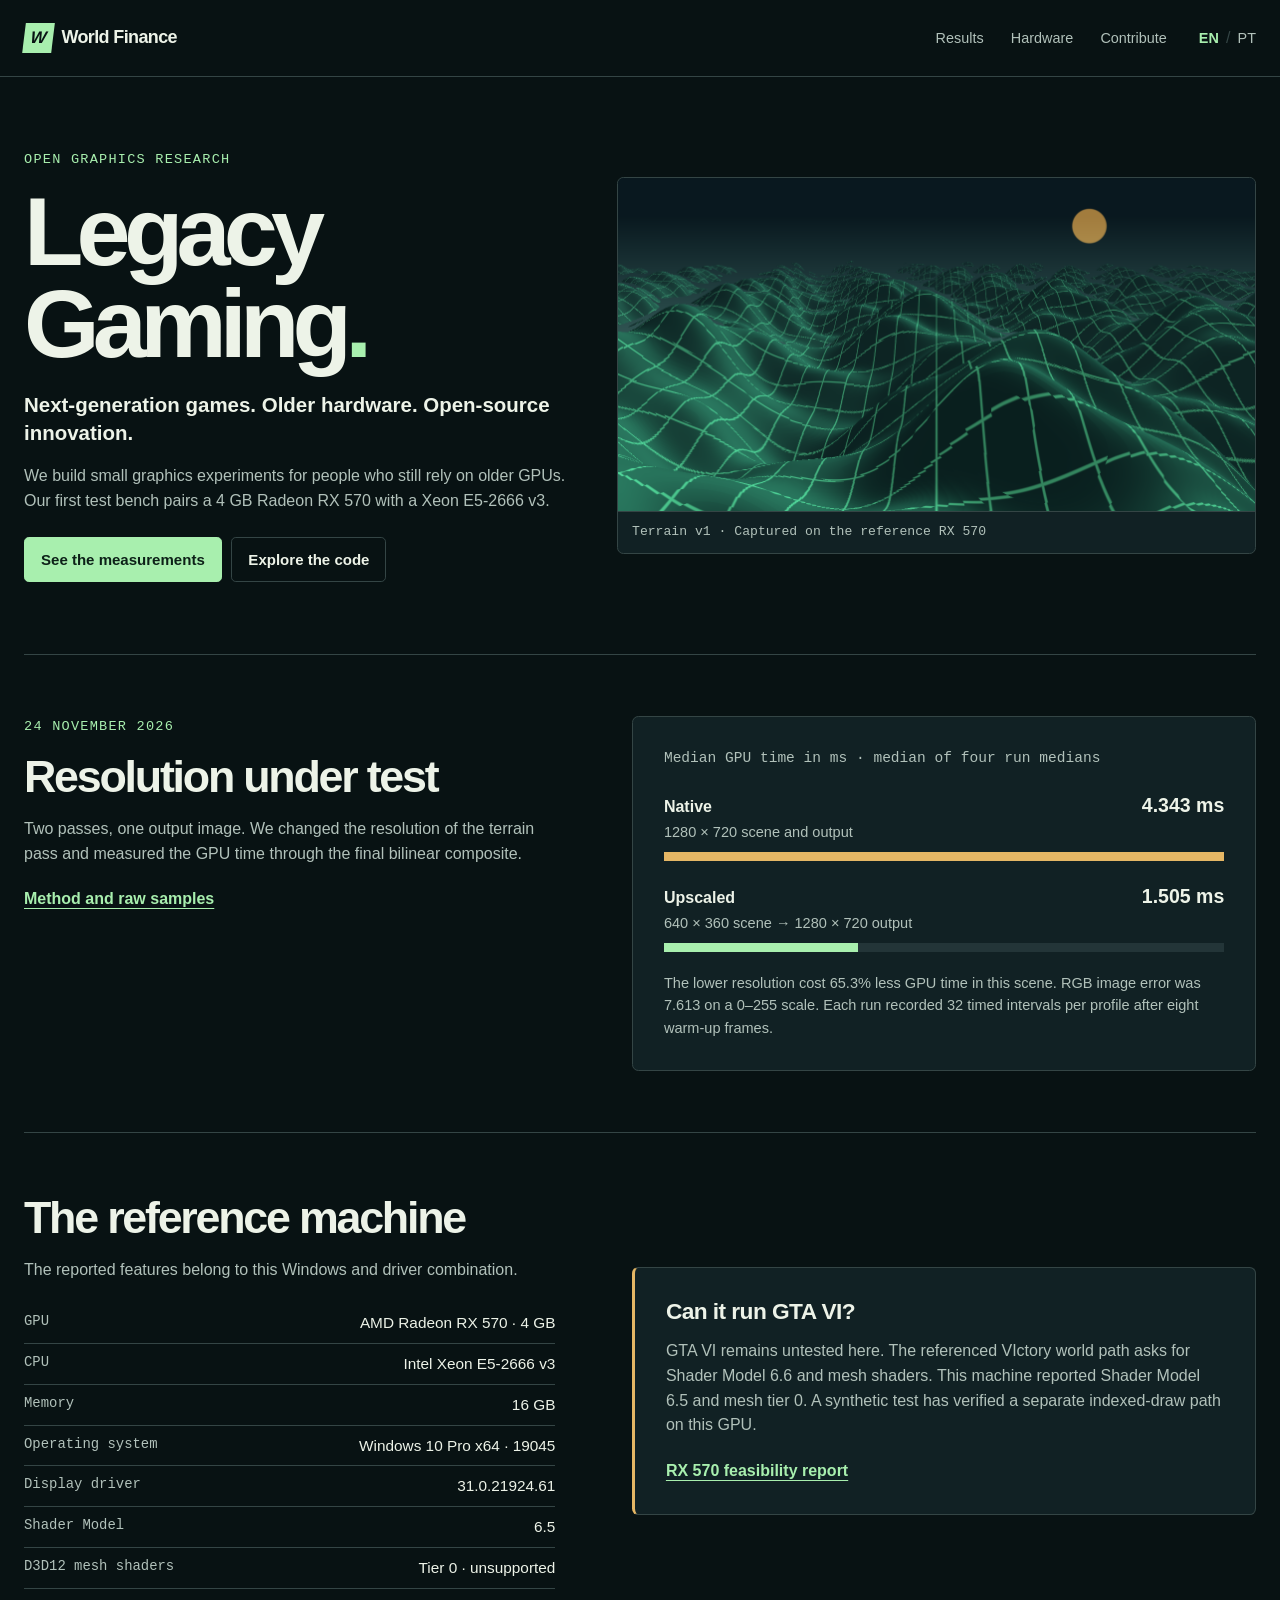
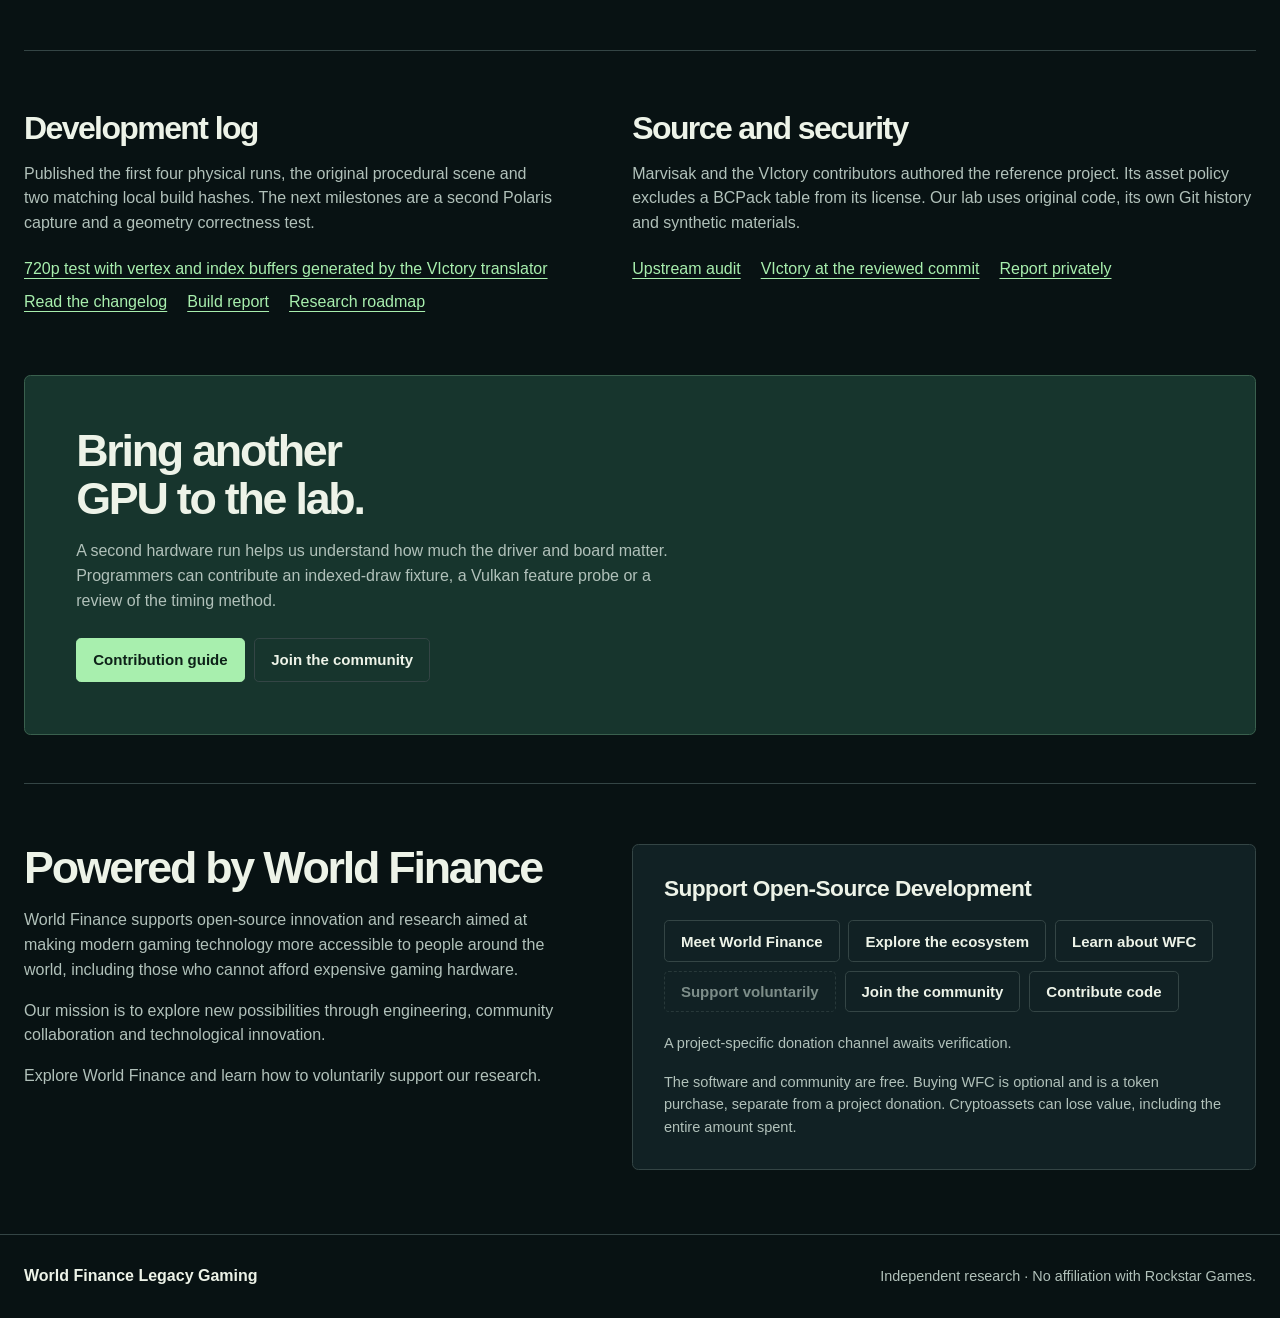
<file: docs/index.html>
<!doctype html>
<html lang="en">
  <head>
    <meta charset="utf-8"><meta name="viewport" content="width=device-width, initial-scale=1">
    <meta name="color-scheme" content="dark"><meta name="theme-color" content="#081213">
    <title>World Finance Legacy Gaming · Graphics research lab</title>
    <meta name="description" content="Next-generation games. Older hardware. Open-source innovation."><link rel="stylesheet" href="style.css">
    <link rel="alternate" hreflang="en" href="index.html"><link rel="alternate" hreflang="pt-BR" href="pt.html">
    <script src="support.js" defer></script>
  </head>
  <body>
    <a class="skip" href="#main">Skip to content</a>
    <header>
      <div class="wrap mast">
        <a class="brand" href="index.html" aria-label="World Finance Legacy Gaming"><i aria-hidden="true">W</i> World Finance</a>
        <nav aria-label="Navigation">
          <a href="#results">Results</a>
          <a href="#hardware">Hardware</a>
          <a href="#contribute">Contribute</a>
        </nav>
        <div class="langs" aria-label="Language">
          <a href="index.html" lang="en" aria-current="page">EN</a><span>/</span>
          <a href="pt.html" lang="pt-BR" >PT</a>
        </div>
      </div></header>
    <main id="main" class="wrap">
      <section class="hero">
        <div class="intro">
          <p class="eyebrow">Open graphics research</p>
          <h1>Legacy Gaming<em>.</em></h1>
          <p class="lead">Next-generation games. Older hardware. Open-source innovation.</p>
          <p>We build small graphics experiments for people who still rely on older GPUs. Our first test bench pairs a 4 GB Radeon RX 570 with a Xeon E5-2666 v3.</p>
          <div class="actions">
            <a href="#results" class="button primary">See the measurements</a>
            <a href="https://github.com/luizendIA/worldfinance-legacy-gaming" class="button">Explore the code</a>
          </div>
        </div>
        <figure>
          <img src="terrain.png" alt="Green wireframe terrain and an amber sun generated by the RX 570 during the native-resolution test." width="1280" height="720">
          <figcaption>Terrain v1 · Captured on the reference RX 570</figcaption>
        </figure>
      </section>
      <section id="results" class="split">
        <div>
          <p class="eyebrow"><time datetime="2026-11-24">24 November 2026</time></p>
          <h2>Resolution under test</h2>
          <p>Two passes, one output image. We changed the resolution of the terrain pass and measured the GPU time through the final bilinear composite.</p>
          <a href="https://github.com/luizendIA/worldfinance-legacy-gaming/tree/main/benchmarks" class="rulelink">Method and raw samples</a>
        </div>
        <div class="chart">
          <h3>Median GPU time in ms · median of four run medians</h3>
          <div class="barrow">
            <div><strong>Native</strong><b>4.343 ms</b>
            </div>
            <small>1280 × 720 scene and output</small>
            <div class="track"><i class="native"></i>
            </div>
          </div>
          <div class="barrow">
            <div><strong>Upscaled</strong><b>1.505 ms</b>
            </div>
            <small>640 × 360 scene → 1280 × 720 output</small>
            <div class="track"><i class="scaled"></i>
            </div>
          </div>
          <p>The lower resolution cost 65.3% less GPU time in this scene. RGB image error was 7.613 on a 0–255 scale. Each run recorded 32 timed intervals per profile after eight warm-up frames.</p>
        </div>
      </section>
      <section id="hardware" class="split">
        <div>
          <h2>The reference machine</h2>
          <p>The reported features belong to this Windows and driver combination.</p>
          <dl>
            <div>
              <dt>GPU</dt>
              <dd>AMD Radeon RX 570 · 4 GB</dd>
            </div>
            <div>
              <dt>CPU</dt>
              <dd>Intel Xeon E5-2666 v3</dd>
            </div>
            <div>
              <dt>Memory</dt>
              <dd>16 GB</dd>
            </div>
            <div>
              <dt>Operating system</dt>
              <dd>Windows 10 Pro x64 · 19045</dd>
            </div>
            <div>
              <dt>Display driver</dt>
              <dd>31.0.21924.61</dd>
            </div>
            <div>
              <dt>Shader Model</dt>
              <dd>6.5</dd>
            </div>
            <div>
              <dt>D3D12 mesh shaders</dt>
              <dd>Tier 0 · unsupported</dd>
            </div>
          </dl>
        </div>
        <div class="note">
          <h3>Can it run GTA VI?</h3>
          <p>GTA VI remains untested here. The referenced VIctory world path asks for Shader Model 6.6 and mesh shaders. This machine reported Shader Model 6.5 and mesh tier 0. A synthetic test has verified a separate indexed-draw path on this GPU.</p>
          <a href="https://github.com/luizendIA/worldfinance-legacy-gaming/blob/main/reports/rx570.md" class="rulelink">RX 570 feasibility report</a>
        </div>
      </section>
      <section class="split research">
        <article>
          <h2>Development log</h2>
          <p>Published the first four physical runs, the original procedural scene and two matching local build hashes. The next milestones are a second Polaris capture and a geometry correctness test.</p>
          <div class="resources">
            <a href="https://luizendia.github.io/wordfinance-wfc-research/#research">720p test with vertex and index buffers generated by the VIctory translator</a>
            <a href="https://github.com/luizendIA/worldfinance-legacy-gaming/blob/main/CHANGELOG.md">Read the changelog</a>
            <a href="https://github.com/luizendIA/worldfinance-legacy-gaming/blob/main/reports/build.md">Build report</a>
            <a href="https://github.com/luizendIA/worldfinance-legacy-gaming/blob/main/ROADMAP.md">Research roadmap</a>
          </div>
        </article>
        <article>
          <h2>Source and security</h2>
          <p>Marvisak and the VIctory contributors authored the reference project. Its asset policy excludes a BCPack table from its license. Our lab uses original code, its own Git history and synthetic materials.</p>
          <div class="resources">
            <a href="https://github.com/luizendIA/worldfinance-legacy-gaming/blob/main/reports/upstream-review.md">Upstream audit</a>
            <a href="https://github.com/Marvisak/VIctory/tree/ffe310eb2098e52169f4c44db5ffdabf43a72622">VIctory at the reviewed commit</a>
            <a href="https://github.com/luizendIA/worldfinance-legacy-gaming/security/advisories/new">Report privately</a>
          </div>
        </article>
      </section>
      <section id="contribute" class="join">
        <div>
          <h2>Bring another GPU to the lab.</h2>
          <p>A second hardware run helps us understand how much the driver and board matter. Programmers can contribute an indexed-draw fixture, a Vulkan feature probe or a review of the timing method.</p>
        </div>
        <div class="actions">
          <a href="https://github.com/luizendIA/worldfinance-legacy-gaming/blob/main/CONTRIBUTING.md" class="button primary">Contribution guide</a>
          <a href="https://github.com/luizendIA/worldfinance-legacy-gaming/discussions" class="button">Join the community</a>
        </div>
      </section>
      <section id="support" class="split">
        <div>
          <h2>Powered by World Finance</h2>
          <p>World Finance supports open-source innovation and research aimed at making modern gaming technology more accessible to people around the world, including those who cannot afford expensive gaming hardware.</p>
          <p>Our mission is to explore new possibilities through engineering, community collaboration and technological innovation.</p>
          <p>Explore World Finance and learn how to voluntarily support our research.</p>
        </div>
        <div class="support">
          <h3>Support Open-Source Development</h3>
          <div class="supportlinks">
            <a href="https://wordfinance.org/about.html" class="button">Meet World Finance</a>
            <a href="https://wordfinance.org/" class="button">Explore the ecosystem</a>
            <a href="https://wordfinance.org/wfc.html" class="button">Learn about WFC</a>
            <button id="donate" class="button" disabled>Support voluntarily</button>
            <a href="https://github.com/luizendIA/worldfinance-legacy-gaming/discussions" class="button">Join the community</a>
            <a href="https://github.com/luizendIA/worldfinance-legacy-gaming/blob/main/CONTRIBUTING.md" class="button">Contribute code</a>
          </div>
          <p id="pending">A project-specific donation channel awaits verification.</p>
          <p>The software and community are free. Buying WFC is optional and is a token purchase, separate from a project donation. Cryptoassets can lose value, including the entire amount spent.</p>
        </div>
      </section>
    </main>
    <footer>
      <div class="wrap"><strong>World Finance Legacy Gaming</strong><span>Independent research · No affiliation with Rockstar Games.</span>
      </div>
    </footer></body></html>
</file>
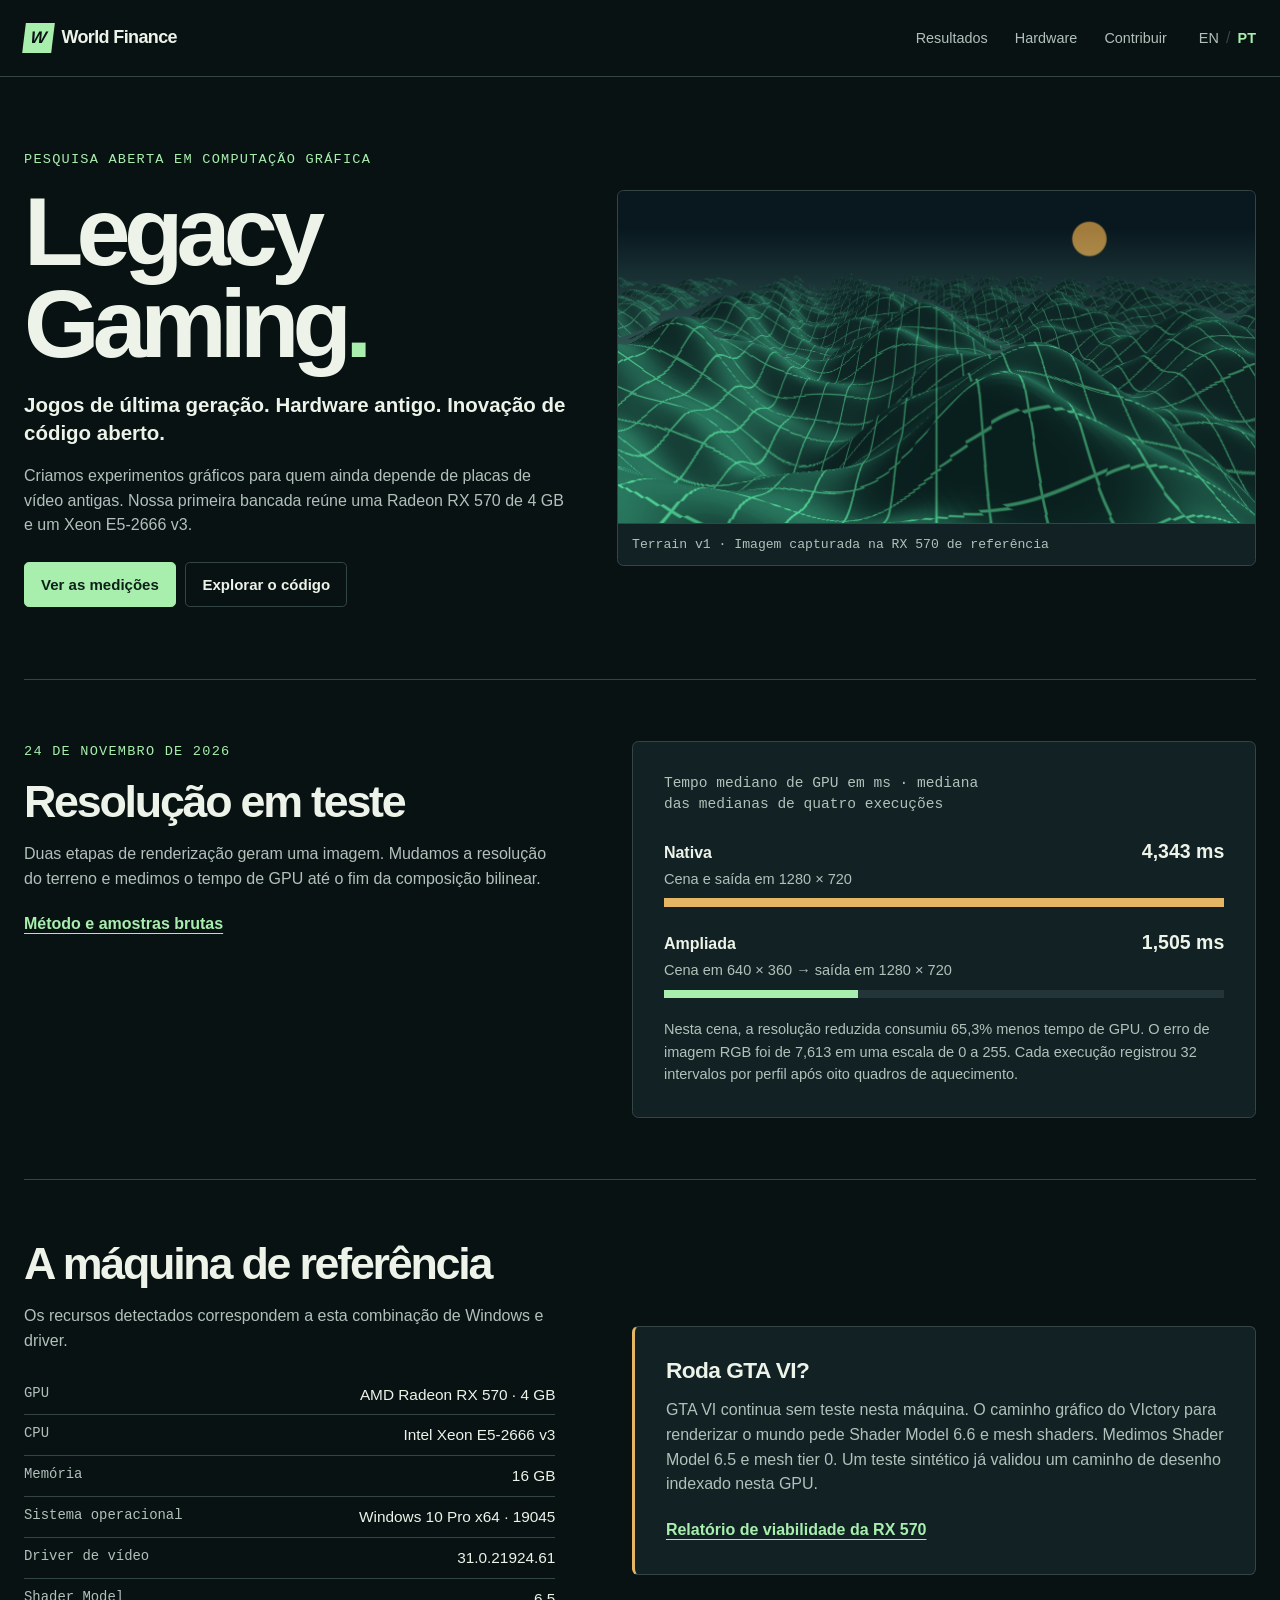
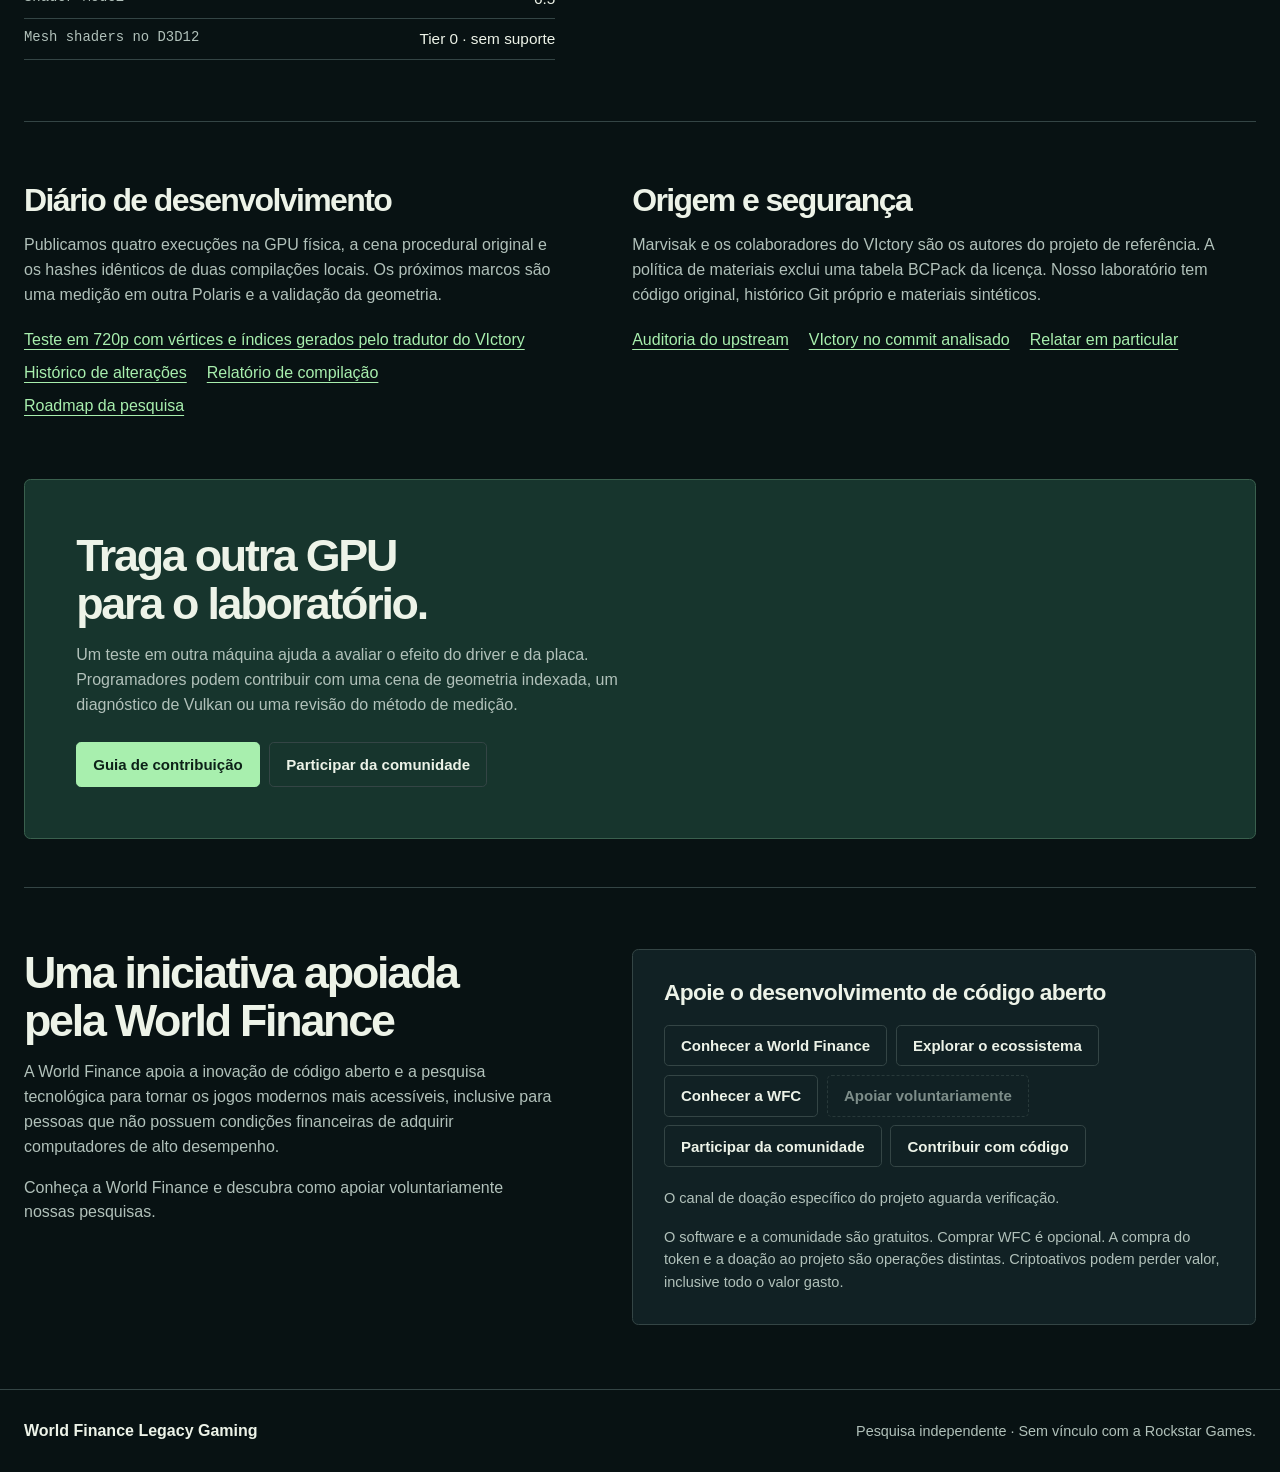
<file: docs/pt.html>
<!doctype html>
<html lang="pt-BR">
  <head>
    <meta charset="utf-8"><meta name="viewport" content="width=device-width, initial-scale=1">
    <meta name="color-scheme" content="dark"><meta name="theme-color" content="#081213">
    <title>World Finance Legacy Gaming · Laboratório de gráficos</title>
    <meta name="description" content="Jogos de última geração. Hardware antigo. Inovação de código aberto."><link rel="stylesheet" href="style.css">
    <link rel="alternate" hreflang="en" href="index.html"><link rel="alternate" hreflang="pt-BR" href="pt.html">
    <script src="support.js" defer></script>
  </head>
  <body>
    <a class="skip" href="#main">Pular para o conteúdo</a>
    <header>
      <div class="wrap mast">
        <a class="brand" href="pt.html" aria-label="World Finance Legacy Gaming"><i aria-hidden="true">W</i> World Finance</a>
        <nav aria-label="Navegação">
          <a href="#results">Resultados</a>
          <a href="#hardware">Hardware</a>
          <a href="#contribute">Contribuir</a>
        </nav>
        <div class="langs" aria-label="Idioma">
          <a href="index.html" lang="en" >EN</a><span>/</span>
          <a href="pt.html" lang="pt-BR" aria-current="page">PT</a>
        </div>
      </div></header>
    <main id="main" class="wrap">
      <section class="hero">
        <div class="intro">
          <p class="eyebrow">Pesquisa aberta em computação gráfica</p>
          <h1>Legacy Gaming<em>.</em></h1>
          <p class="lead">Jogos de última geração. Hardware antigo. Inovação de código aberto.</p>
          <p>Criamos experimentos gráficos para quem ainda depende de placas de vídeo antigas. Nossa primeira bancada reúne uma Radeon RX 570 de 4 GB e um Xeon E5-2666 v3.</p>
          <div class="actions">
            <a href="#results" class="button primary">Ver as medições</a>
            <a href="https://github.com/luizendIA/worldfinance-legacy-gaming" class="button">Explorar o código</a>
          </div>
        </div>
        <figure>
          <img src="terrain.png" alt="Terreno verde quadriculado e sol âmbar gerados pela RX 570 durante o teste em resolução nativa." width="1280" height="720">
          <figcaption>Terrain v1 · Imagem capturada na RX 570 de referência</figcaption>
        </figure>
      </section>
      <section id="results" class="split">
        <div>
          <p class="eyebrow"><time datetime="2026-11-24">24 de novembro de 2026</time></p>
          <h2>Resolução em teste</h2>
          <p>Duas etapas de renderização geram uma imagem. Mudamos a resolução do terreno e medimos o tempo de GPU até o fim da composição bilinear.</p>
          <a href="https://github.com/luizendIA/worldfinance-legacy-gaming/tree/main/benchmarks" class="rulelink">Método e amostras brutas</a>
        </div>
        <div class="chart">
          <h3>Tempo mediano de GPU em ms · mediana das medianas de quatro execuções</h3>
          <div class="barrow">
            <div><strong>Nativa</strong><b>4,343 ms</b>
            </div>
            <small>Cena e saída em 1280 × 720</small>
            <div class="track"><i class="native"></i>
            </div>
          </div>
          <div class="barrow">
            <div><strong>Ampliada</strong><b>1,505 ms</b>
            </div>
            <small>Cena em 640 × 360 → saída em 1280 × 720</small>
            <div class="track"><i class="scaled"></i>
            </div>
          </div>
          <p>Nesta cena, a resolução reduzida consumiu 65,3% menos tempo de GPU. O erro de imagem RGB foi de 7,613 em uma escala de 0 a 255. Cada execução registrou 32 intervalos por perfil após oito quadros de aquecimento.</p>
        </div>
      </section>
      <section id="hardware" class="split">
        <div>
          <h2>A máquina de referência</h2>
          <p>Os recursos detectados correspondem a esta combinação de Windows e driver.</p>
          <dl>
            <div>
              <dt>GPU</dt>
              <dd>AMD Radeon RX 570 · 4 GB</dd>
            </div>
            <div>
              <dt>CPU</dt>
              <dd>Intel Xeon E5-2666 v3</dd>
            </div>
            <div>
              <dt>Memória</dt>
              <dd>16 GB</dd>
            </div>
            <div>
              <dt>Sistema operacional</dt>
              <dd>Windows 10 Pro x64 · 19045</dd>
            </div>
            <div>
              <dt>Driver de vídeo</dt>
              <dd>31.0.21924.61</dd>
            </div>
            <div>
              <dt>Shader Model</dt>
              <dd>6.5</dd>
            </div>
            <div>
              <dt>Mesh shaders no D3D12</dt>
              <dd>Tier 0 · sem suporte</dd>
            </div>
          </dl>
        </div>
        <div class="note">
          <h3>Roda GTA VI?</h3>
          <p>GTA VI continua sem teste nesta máquina. O caminho gráfico do VIctory para renderizar o mundo pede Shader Model 6.6 e mesh shaders. Medimos Shader Model 6.5 e mesh tier 0. Um teste sintético já validou um caminho de desenho indexado nesta GPU.</p>
          <a href="https://github.com/luizendIA/worldfinance-legacy-gaming/blob/main/reports/rx570.md" class="rulelink">Relatório de viabilidade da RX 570</a>
        </div>
      </section>
      <section class="split research">
        <article>
          <h2>Diário de desenvolvimento</h2>
          <p>Publicamos quatro execuções na GPU física, a cena procedural original e os hashes idênticos de duas compilações locais. Os próximos marcos são uma medição em outra Polaris e a validação da geometria.</p>
          <div class="resources">
            <a href="https://luizendia.github.io/wordfinance-wfc-research/#research">Teste em 720p com vértices e índices gerados pelo tradutor do VIctory</a>
            <a href="https://github.com/luizendIA/worldfinance-legacy-gaming/blob/main/CHANGELOG.md">Histórico de alterações</a>
            <a href="https://github.com/luizendIA/worldfinance-legacy-gaming/blob/main/reports/build.md">Relatório de compilação</a>
            <a href="https://github.com/luizendIA/worldfinance-legacy-gaming/blob/main/ROADMAP.md">Roadmap da pesquisa</a>
          </div>
        </article>
        <article>
          <h2>Origem e segurança</h2>
          <p>Marvisak e os colaboradores do VIctory são os autores do projeto de referência. A política de materiais exclui uma tabela BCPack da licença. Nosso laboratório tem código original, histórico Git próprio e materiais sintéticos.</p>
          <div class="resources">
            <a href="https://github.com/luizendIA/worldfinance-legacy-gaming/blob/main/reports/upstream-review.md">Auditoria do upstream</a>
            <a href="https://github.com/Marvisak/VIctory/tree/ffe310eb2098e52169f4c44db5ffdabf43a72622">VIctory no commit analisado</a>
            <a href="https://github.com/luizendIA/worldfinance-legacy-gaming/security/advisories/new">Relatar em particular</a>
          </div>
        </article>
      </section>
      <section id="contribute" class="join">
        <div>
          <h2>Traga outra GPU para o laboratório.</h2>
          <p>Um teste em outra máquina ajuda a avaliar o efeito do driver e da placa. Programadores podem contribuir com uma cena de geometria indexada, um diagnóstico de Vulkan ou uma revisão do método de medição.</p>
        </div>
        <div class="actions">
          <a href="https://github.com/luizendIA/worldfinance-legacy-gaming/blob/main/CONTRIBUTING.md" class="button primary">Guia de contribuição</a>
          <a href="https://github.com/luizendIA/worldfinance-legacy-gaming/discussions" class="button">Participar da comunidade</a>
        </div>
      </section>
      <section id="support" class="split">
        <div>
          <h2>Uma iniciativa apoiada pela World Finance</h2>
          <p>A World Finance apoia a inovação de código aberto e a pesquisa tecnológica para tornar os jogos modernos mais acessíveis, inclusive para pessoas que não possuem condições financeiras de adquirir computadores de alto desempenho.</p>
          <p>Conheça a World Finance e descubra como apoiar voluntariamente nossas pesquisas.</p>
        </div>
        <div class="support">
          <h3>Apoie o desenvolvimento de código aberto</h3>
          <div class="supportlinks">
            <a href="https://wordfinance.org/about.html" class="button">Conhecer a World Finance</a>
            <a href="https://wordfinance.org/" class="button">Explorar o ecossistema</a>
            <a href="https://wordfinance.org/wfc.html" class="button">Conhecer a WFC</a>
            <button id="donate" class="button" disabled>Apoiar voluntariamente</button>
            <a href="https://github.com/luizendIA/worldfinance-legacy-gaming/discussions" class="button">Participar da comunidade</a>
            <a href="https://github.com/luizendIA/worldfinance-legacy-gaming/blob/main/CONTRIBUTING.md" class="button">Contribuir com código</a>
          </div>
          <p id="pending">O canal de doação específico do projeto aguarda verificação.</p>
          <p>O software e a comunidade são gratuitos. Comprar WFC é opcional. A compra do token e a doação ao projeto são operações distintas. Criptoativos podem perder valor, inclusive todo o valor gasto.</p>
        </div>
      </section>
    </main>
    <footer>
      <div class="wrap"><strong>World Finance Legacy Gaming</strong><span>Pesquisa independente · Sem vínculo com a Rockstar Games.</span>
      </div>
    </footer></body></html>
</file>
<file: docs/style.css>
:root {
    --bg:#081213;
    --panel:#112124;
    --ink:#edf3e8;
    --muted:#b1c1ba;
    --line:#344545;
    --mint:#a8efae;
    --gold:#e5b765;
    font:100%/1.55 "Segoe UI",Arial,sans-serif;
    color:var(--ink);
    background:var(--bg);
    color-scheme:dark;
}
* {
    box-sizing:border-box;
}
body {
    margin:0;
}
a {
    color:var(--mint);
    text-underline-offset:.23em;
}
a:hover {
    text-decoration:underline;
}
a:focus-visible,button:focus-visible {
    outline:3px solid var(--gold);
    outline-offset:4px;
}
.skip {
    position:absolute;
    left:1rem;
    top:-6rem;
    background:var(--bg);
    padding:.6rem;
    z-index:3;
}
.skip:focus {
    top:.5rem;
}
.wrap {
    width:min(100% - 3rem,77rem);
    margin:auto;
}
header,footer {
    border-bottom:1px solid var(--line);
}
.mast,.brand,.langs,nav,.actions,.resources,.supportlinks,footer .wrap {
    display:flex;
    align-items:center;
    gap:1rem;
}
.mast {
    min-height:4.75rem;
}
.brand {
    font-weight:700;
    font-size:1.125rem;
    color:var(--ink);
    text-decoration:none;
    letter-spacing:-.035em;
    gap:.55rem;
}
.brand i {
    color:var(--bg);
    background:var(--mint);
    font:900 italic 1.05rem/1.8 Arial;
    padding:0 .42rem;
    transform:skew(-7deg);
}
nav {
    margin-left:auto;
    gap:1.7rem;
}
nav a,.langs a,footer span {
    color:var(--muted);
    font-size:.9rem;
}
nav a,.langs a {
    text-decoration:none;
}
.langs {
    gap:.45rem;
    margin-left:1rem;
}
.langs span {
    color:var(--line);
}
.langs [aria-current] {
    color:var(--mint);
    font-weight:750;
}
.hero {
    display:grid;
    align-items:center;
    gap:3rem;
    grid-template-columns:.92fr 1.08fr;
    min-height:31rem;
    padding:4.5rem 0;
}
.eyebrow,figcaption,.chart h3,dt {
    font-family:"Cascadia Mono",Consolas,monospace;
}
.eyebrow {
    font-size:.85rem;
    text-transform:uppercase;
    letter-spacing:.09em;
    color:var(--mint);
    margin:0 0 1rem;
}
h1,h2,h3,p,figure,dl {
    margin:0;
}
h1,h2,h3 {
    font-family:"Segoe UI",Arial,sans-serif;
    line-height:1.07;
    text-wrap:balance;
}
h1 {
    font-size:clamp(4rem,7.6vw,7.6rem);
    font-weight:670;
    line-height:.94;
    letter-spacing:-.07em;
    max-width:8ch;
}
h1 em {
    font-style:normal;
    color:var(--mint);
}
h2 {
    font-size:clamp(2rem,3.5vw,3.35rem);
    letter-spacing:-.05em;
}
h3 {
    font-size:1.42rem;
    letter-spacing:-.025em;
}
.lead {
    font-weight:620;
    font-size:1.28rem;
    color:var(--ink);
    line-height:1.4;
}
.intro .lead {
    margin-top:1.35rem;
}
p {
    color:var(--muted);
    max-width:70ch;
}
p+p,h2+p,h3+p {
    margin-top:1rem;
}
.actions,.resources,.supportlinks {
    flex-wrap:wrap;
}
.actions {
    margin-top:1.5rem;
    gap:.6rem;
}
.button {
    display:inline-flex;
    justify-content:center;
    align-items:center;
    min-height:2.8rem;
    padding:.55rem 1rem;
    border:1px solid var(--line);
    border-radius:.3rem;
    color:var(--ink);
    text-decoration:none;
    background:transparent;
    font:650 .94rem/1.4 "Segoe UI",sans-serif;
}
.button:hover {
    border-color:var(--mint);
    text-decoration:none;
}
.button.primary {
    background:var(--mint);
    color:#0d2118;
    border-color:var(--mint);
}
.button:disabled {
    color:var(--muted);
    opacity:.68;
    border-style:dashed;
}
.hero figure {
    position:relative;
    margin:0;
    background:var(--panel);
    border:1px solid var(--line);
    overflow:hidden;
    border-radius:.4rem;
}
.hero img {
    display:block;
    width:100%;
    height:clamp(17rem,26vw,27rem);
    object-fit:cover;
}
figcaption {
    padding:.65rem .9rem;
    font-size:.82rem;
    border-top:1px solid var(--line);
    color:var(--muted);
}
.split {
    display:grid;
    grid-template-columns:.92fr 1.08fr;
    gap:clamp(2rem,6vw,6rem);
    padding:3.8rem 0;
    border-top:1px solid var(--line);
    scroll-margin-top:1rem;
}
.rulelink {
    display:inline-block;
    margin-top:1.3rem;
    font-weight:600;
}
.chart,.note,.support {
    background:var(--panel);
    border:1px solid var(--line);
    border-radius:.4rem;
    padding:clamp(1.25rem,2.4vw,2rem);
}
.chart h3 {
    font-size:.91rem;
    line-height:1.5;
    font-weight:500;
    color:var(--muted);
    letter-spacing:0;
}
.barrow {
    margin:1.25rem 0;
}
.barrow>div:first-child {
    display:flex;
    justify-content:space-between;
    align-items:baseline;
    gap:1rem;
}
.barrow b {
    font-size:1.22rem;
    font-variant-numeric:tabular-nums;
}
.barrow small,.chart p,.support p {
    color:var(--muted);
    font-size:.91rem;
}
.track {
    background:#233538;
    height:.55rem;
    margin-top:.45rem;
}
.track i {
    display:block;
    height:100%;
    background:var(--gold);
}
.track .native {
    width:100%;
}
.track .scaled {
    width:34.66%;
    background:var(--mint);
}
dl {
    margin-top:1.3rem;
}
dl div {
    display:flex;
    justify-content:space-between;
    gap:1rem;
    border-bottom:1px solid var(--line);
    padding:.5rem 0;
}
dt {
    font-size:.87rem;
    color:var(--muted);
}
dd {
    margin:0;
    font-size:.96rem;
    text-align:right;
}
.note {
    align-self:center;
    border-left:3px solid var(--gold);
}
.research h2 {
    font-size:2rem;
}
.resources {
    gap:.5rem 1.25rem;
    margin-top:1.3rem;
}
.join {
    padding:clamp(1.5rem,4vw,3.6rem);
    background:#17352d;
    border:1px solid #3a604e;
    border-radius:.4rem;
    margin:0 0 3rem;
}
.join h2 {
    max-width:20ch;
}
.supportlinks {
    margin:1.25rem 0;
    gap:.55rem;
}
.supportlinks .button {
    min-height:2.6rem;
}
footer {
    border-top:1px solid var(--line);
    border-bottom:0;
}
.wrap>section:last-child {
    padding-bottom:4rem;
}
footer .wrap {
    justify-content:space-between;
    padding:1.8rem 0;
    flex-wrap:wrap;
}
@media(max-width:780px) {
    .wrap {
        width:min(100% - 2rem,42rem);
    }
    .hero,.split {
        grid-template-columns:1fr;
        gap:1.75rem;
        padding:2.5rem 0;
    }
    .hero {
        min-height:0;
    }
    .hero img {
        height:auto;
    }
    .mast {
        flex-wrap:wrap;
        gap:.5rem;
        padding:.8rem 0;
    }
    .mast nav {
        order:3;
        margin:0;
        width:100%;
        gap:1.35rem;
    }
    .langs {
        margin-left:auto;
    }
    .join {
        margin-bottom:2rem;
    }
    .research article+article {
        border-top:1px solid var(--line);
        padding-top:1.75rem;
    }
    .note {
        align-self:stretch;
    }
    h1 {
        font-size:clamp(3.8rem,13vw,5.5rem);
        max-width:none;
    }
    .chart .barrow {
        margin:1.1rem 0;
    }
}
@media(prefers-reduced-motion:reduce) {
    * {
        scroll-behavior:auto;
    }
}
</file>
